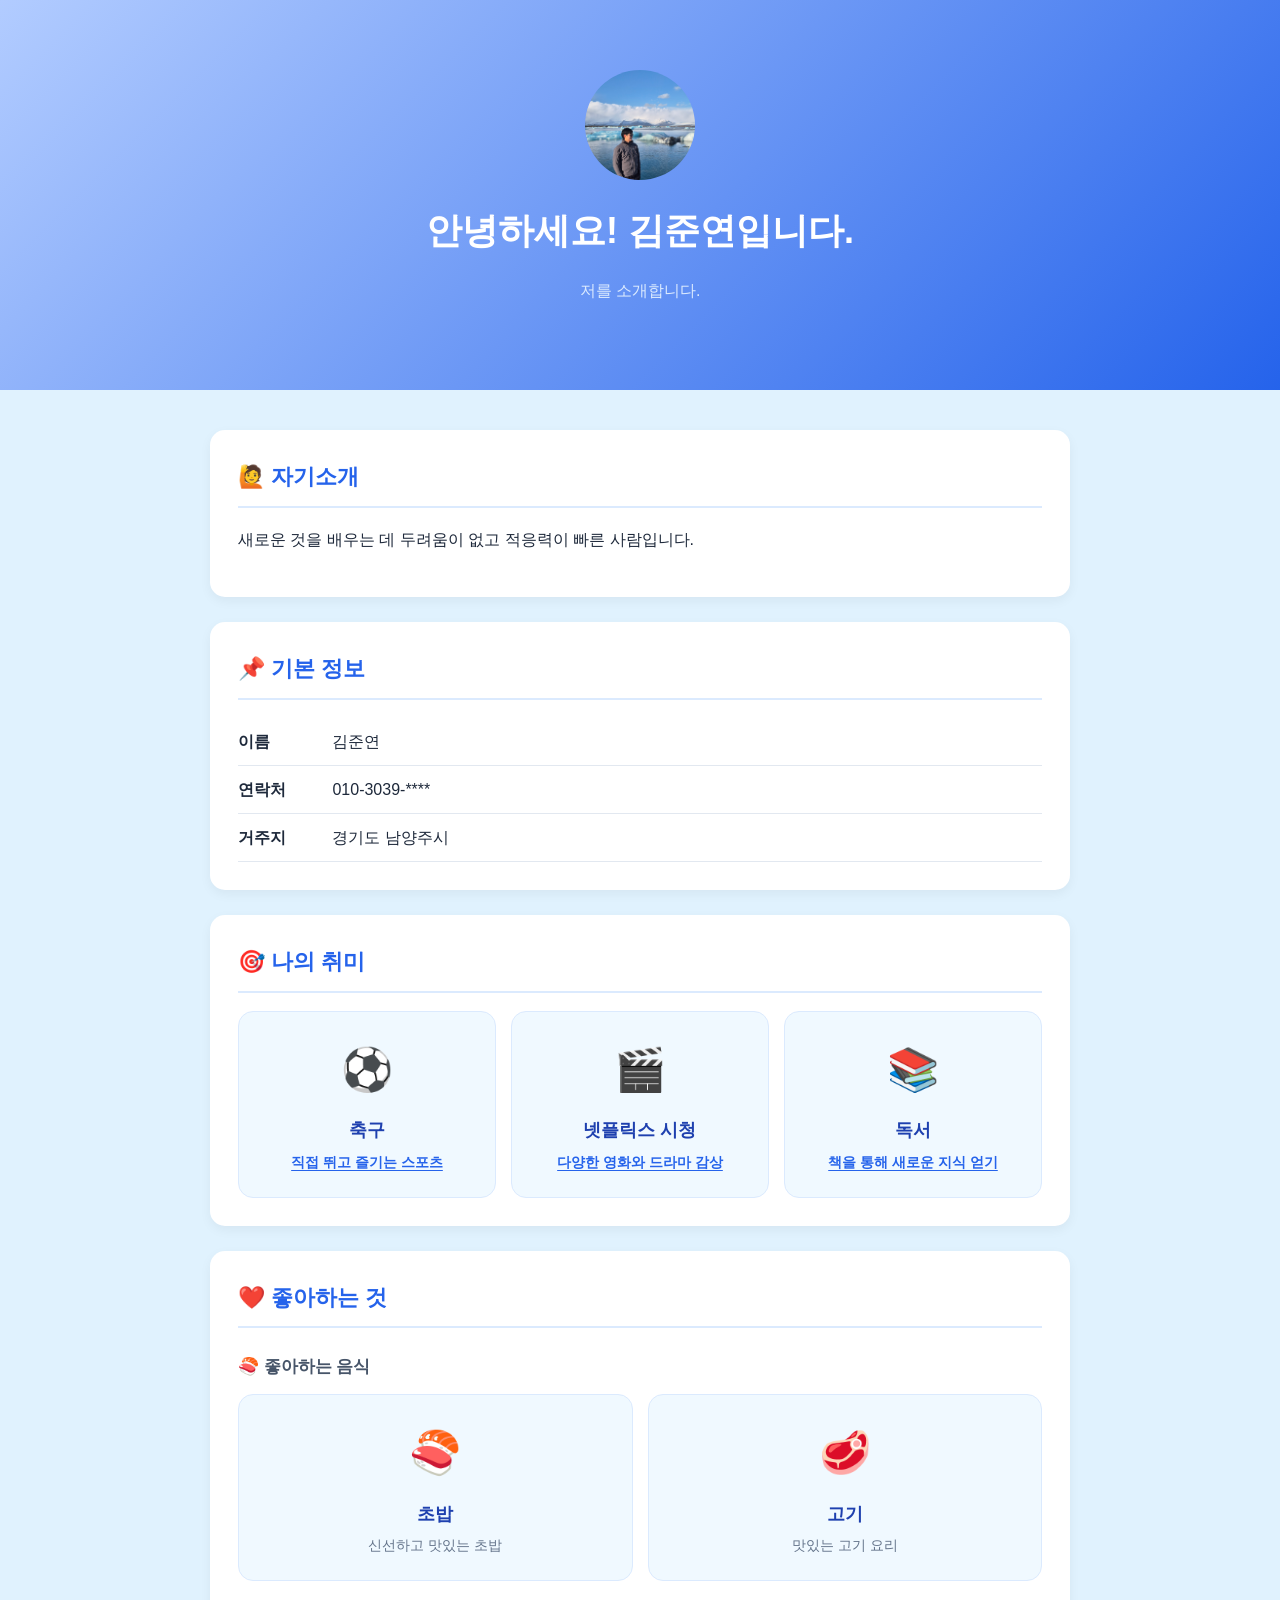
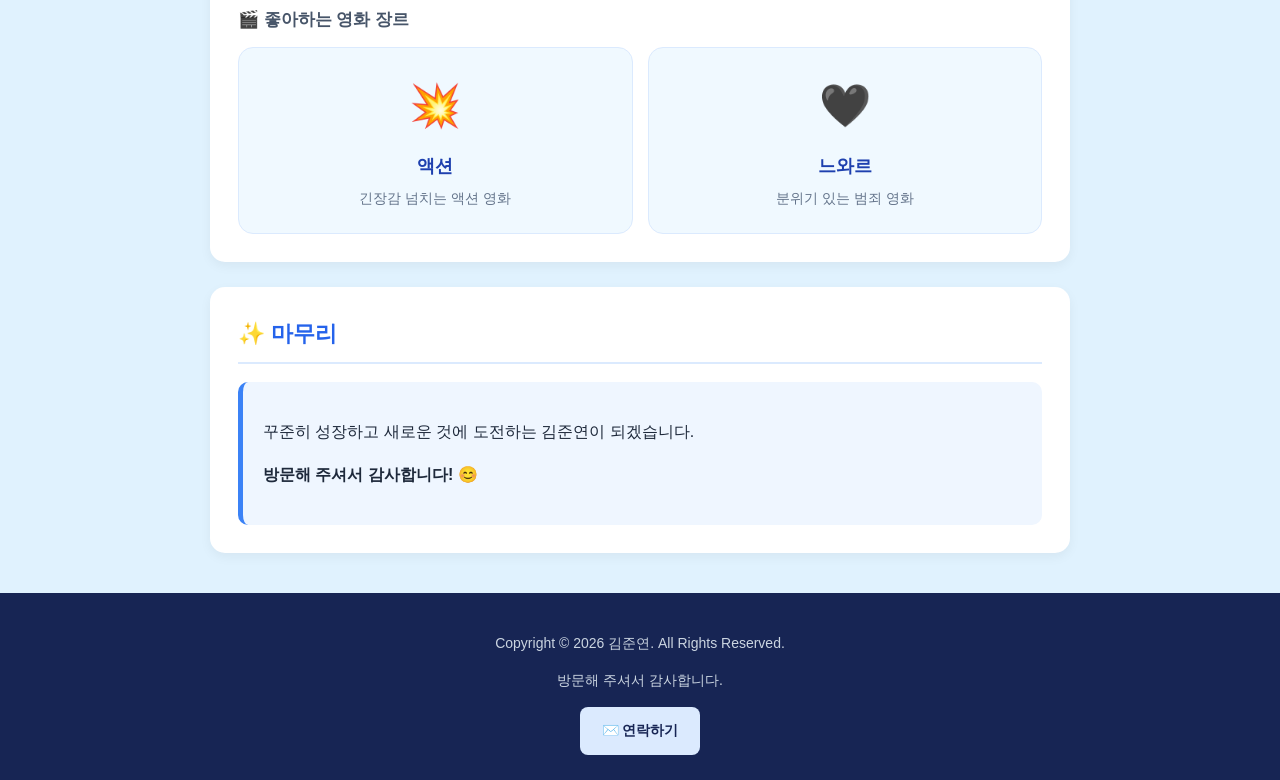
<file: index.html>
<!DOCTYPE html>
<html lang="ko">
<head>
    <meta charset="UTF-8">
    <meta name="viewport" content="width=device-width, initial-scale=1.0">
    <title>김준연 자기소개</title>
    <link rel="stylesheet" href="style.css">
</head>
<body>
    <header>
        <img class="profile" src="프로필사진.jpg" alt="김준연 프로필 사진">
        <h1>안녕하세요! 김준연입니다.</h1>
        <p>저를 소개합니다.</p>
    </header>

    <main>
        <section class="card">
            <h2>🙋 자기소개</h2>
            <p>
                새로운 것을 배우는 데 두려움이 없고
                적응력이 빠른 사람입니다.
            </p>
        </section>

        <section class="card">
            <h2>📌 기본 정보</h2>
            <ul class="info-list">
                <li><strong>이름</strong> 김준연</li>
                <li><strong>연락처</strong> 010-3039-****</li>
                <li><strong>거주지</strong> 경기도 남양주시</li>
            </ul>
        </section>

        <section class="card">
            <h2>🎯 나의 취미</h2>
            <div class="favorite-container">
                <div class="favorite-item">
                    <div class="favorite-icon">⚽</div>
                    <h3>축구</h3>
                    <p>
                        <a class="detail-link" href="soccer.html" title="클릭해서 상세보기">
                            직접 뛰고 즐기는 스포츠
                        </a>
                    </p>
                </div>

                <div class="favorite-item">
                    <div class="favorite-icon">🎬</div>
                    <h3>넷플릭스 시청</h3>
                    <p>
                        <a class="detail-link" href="netflix.html" title="클릭해서 상세보기">
                            다양한 영화와 드라마 감상
                        </a>
                    </p>
                </div>

                <div class="favorite-item">
                    <div class="favorite-icon">📚</div>
                    <h3>독서</h3>
                    <p>
                        <a class="detail-link" href="reading.html" title="클릭해서 상세보기">
                            책을 통해 새로운 지식 얻기
                        </a>
                    </p>
                </div>
            </div>
        </section>

        <section class="card">
            <h2>❤️ 좋아하는 것</h2>

            <h3 class="favorite-subtitle">🍣 좋아하는 음식</h3>
            <div class="favorite-container">
                <div class="favorite-item">
                    <div class="favorite-icon">🍣</div>
                    <h3>초밥</h3>
                    <p>신선하고 맛있는 초밥</p>
                </div>

                <div class="favorite-item">
                    <div class="favorite-icon">🥩</div>
                    <h3>고기</h3>
                    <p>맛있는 고기 요리</p>
                </div>
            </div>

            <h3 class="favorite-subtitle">🎬 좋아하는 영화 장르</h3>
            <div class="favorite-container">
                <div class="favorite-item">
                    <div class="favorite-icon">💥</div>
                    <h3>액션</h3>
                    <p>긴장감 넘치는 액션 영화</p>
                </div>

                <div class="favorite-item">
                    <div class="favorite-icon">🖤</div>
                    <h3>느와르</h3>
                    <p>분위기 있는 범죄 영화</p>
                </div>
            </div>
        </section>

        <section class="card">
            <h2>✨ 마무리</h2>
            <div class="closing">
                <p>꾸준히 성장하고 새로운 것에 도전하는 김준연이 되겠습니다.</p>
                <p><strong>방문해 주셔서 감사합니다! 😊</strong></p>
            </div>
        </section>
    </main>

    <footer>
        <p>Copyright © 2026 김준연. All Rights Reserved.</p>
        <p>방문해 주셔서 감사합니다.</p>
        <button type="button" class="contact-button" id="contact-button">✉️ 연락하기</button>
    </footer>

    <script src="script.js"></script>
</body>
</html>
</file>
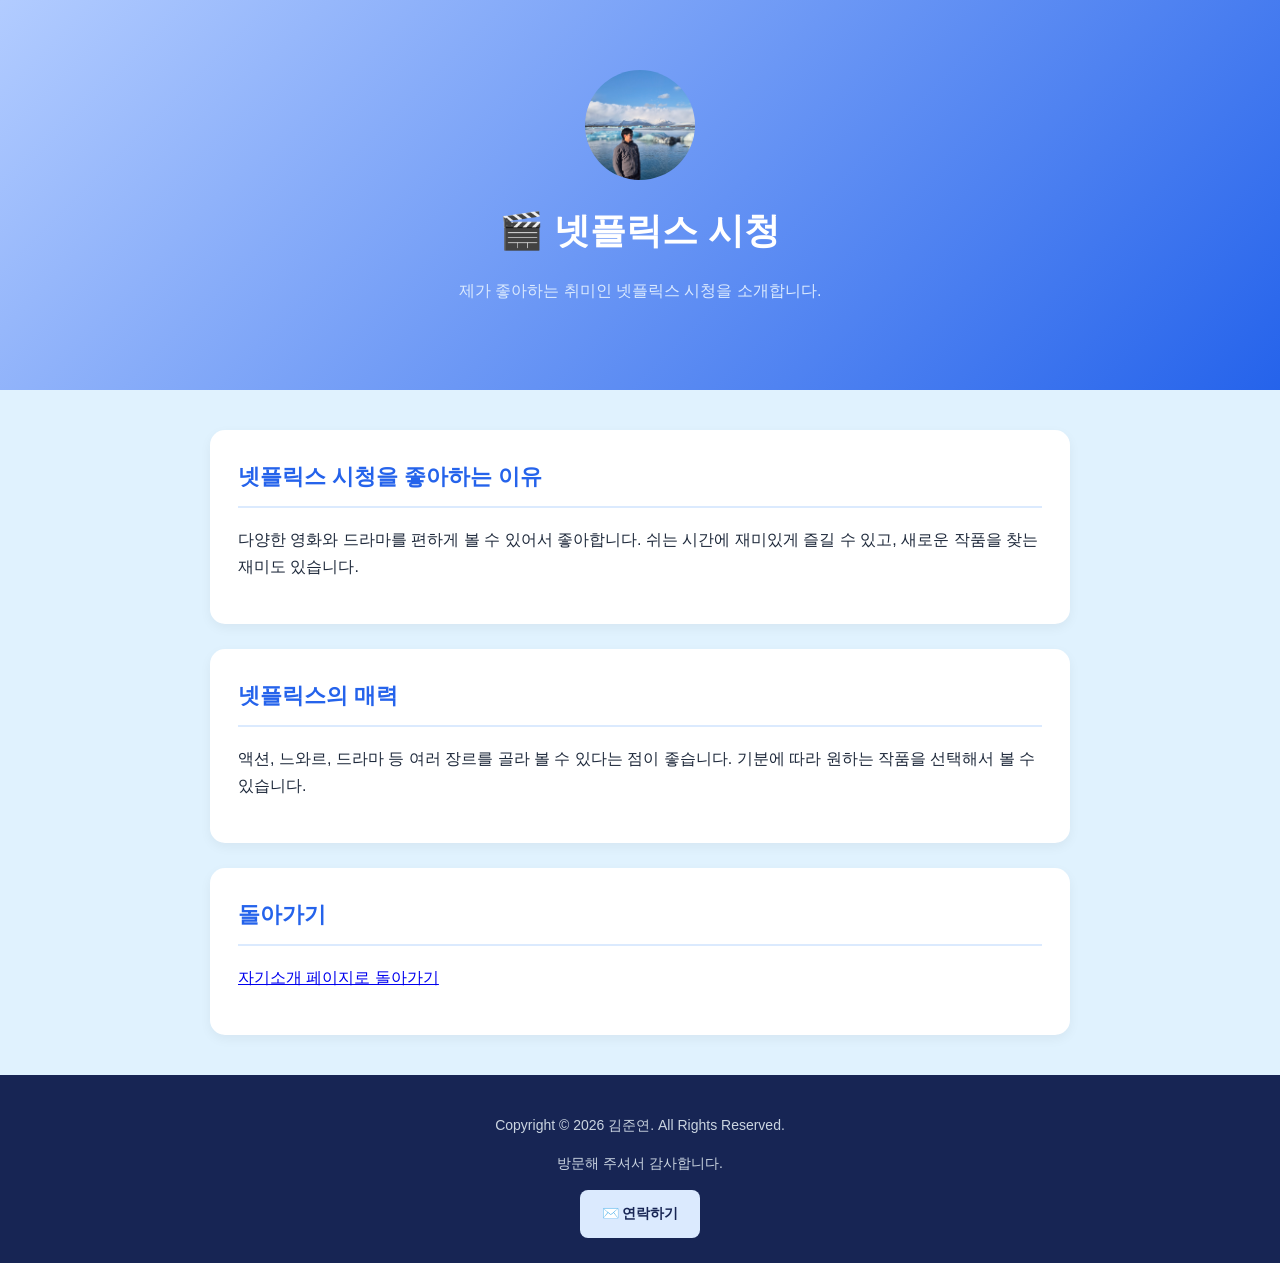
<file: netflix.html>
<!DOCTYPE html>
<html lang="ko">
<head>
    <meta charset="UTF-8">
    <meta name="viewport" content="width=device-width, initial-scale=1.0">
    <title>넷플릭스 시청 | 김준연 취미</title>
    <link rel="stylesheet" href="style.css">
</head>
<body>
    <header>
        <img class="profile" src="프로필사진.jpg" alt="김준연 프로필 사진">
        <h1>🎬 넷플릭스 시청</h1>
        <p>제가 좋아하는 취미인 넷플릭스 시청을 소개합니다.</p>
    </header>

    <main>
        <section class="card">
            <h2>넷플릭스 시청을 좋아하는 이유</h2>
            <p>
                다양한 영화와 드라마를 편하게 볼 수 있어서 좋아합니다.
                쉬는 시간에 재미있게 즐길 수 있고, 새로운 작품을 찾는 재미도 있습니다.
            </p>
        </section>

        <section class="card">
            <h2>넷플릭스의 매력</h2>
            <p>
                액션, 느와르, 드라마 등 여러 장르를 골라 볼 수 있다는 점이 좋습니다.
                기분에 따라 원하는 작품을 선택해서 볼 수 있습니다.
            </p>
        </section>

        <section class="card">
            <h2>돌아가기</h2>
            <p><a href="index.html">자기소개 페이지로 돌아가기</a></p>
        </section>
    </main>

    <footer>
        <p>Copyright © 2026 김준연. All Rights Reserved.</p>
        <p>방문해 주셔서 감사합니다.</p>
        <button type="button" class="contact-button" id="contact-button">✉️ 연락하기</button>
    </footer>

    <script src="script.js"></script>
</body>
</html>
</file>
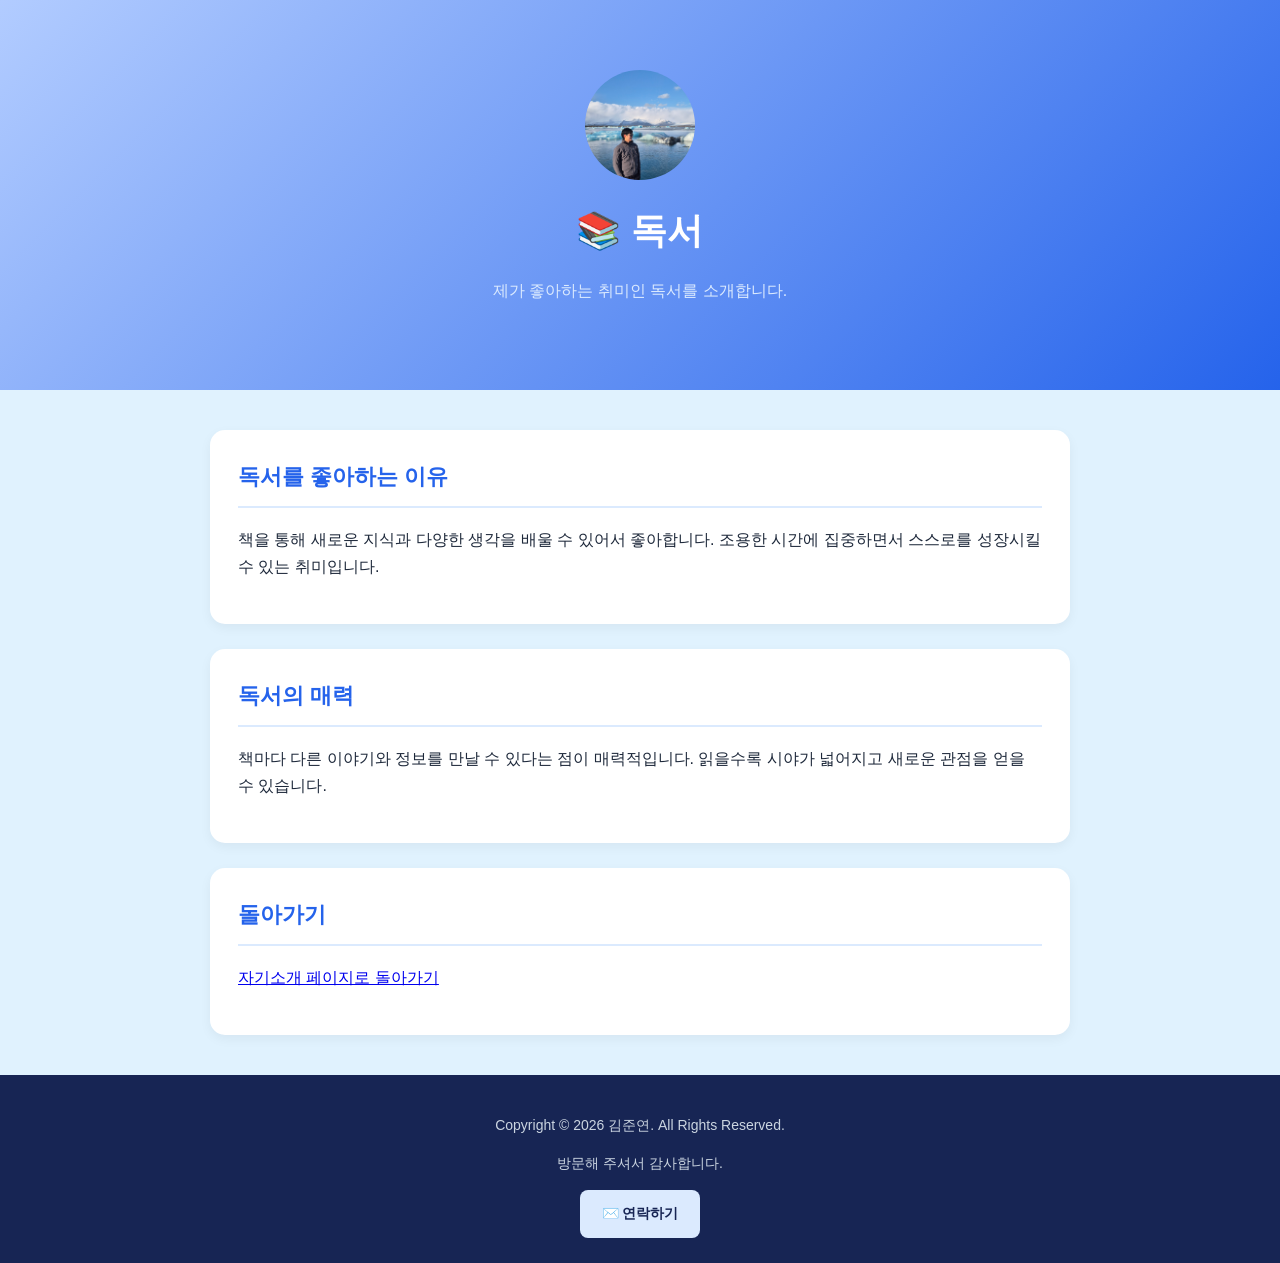
<file: reading.html>
<!DOCTYPE html>
<html lang="ko">
<head>
    <meta charset="UTF-8">
    <meta name="viewport" content="width=device-width, initial-scale=1.0">
    <title>독서 | 김준연 취미</title>
    <link rel="stylesheet" href="style.css">
</head>
<body>
    <header>
        <img class="profile" src="프로필사진.jpg" alt="김준연 프로필 사진">
        <h1>📚 독서</h1>
        <p>제가 좋아하는 취미인 독서를 소개합니다.</p>
    </header>

    <main>
        <section class="card">
            <h2>독서를 좋아하는 이유</h2>
            <p>
                책을 통해 새로운 지식과 다양한 생각을 배울 수 있어서 좋아합니다.
                조용한 시간에 집중하면서 스스로를 성장시킬 수 있는 취미입니다.
            </p>
        </section>

        <section class="card">
            <h2>독서의 매력</h2>
            <p>
                책마다 다른 이야기와 정보를 만날 수 있다는 점이 매력적입니다.
                읽을수록 시야가 넓어지고 새로운 관점을 얻을 수 있습니다.
            </p>
        </section>

        <section class="card">
            <h2>돌아가기</h2>
            <p><a href="index.html">자기소개 페이지로 돌아가기</a></p>
        </section>
    </main>

    <footer>
        <p>Copyright © 2026 김준연. All Rights Reserved.</p>
        <p>방문해 주셔서 감사합니다.</p>
        <button type="button" class="contact-button" id="contact-button">✉️ 연락하기</button>
    </footer>

    <script src="script.js"></script>
</body>
</html>
</file>
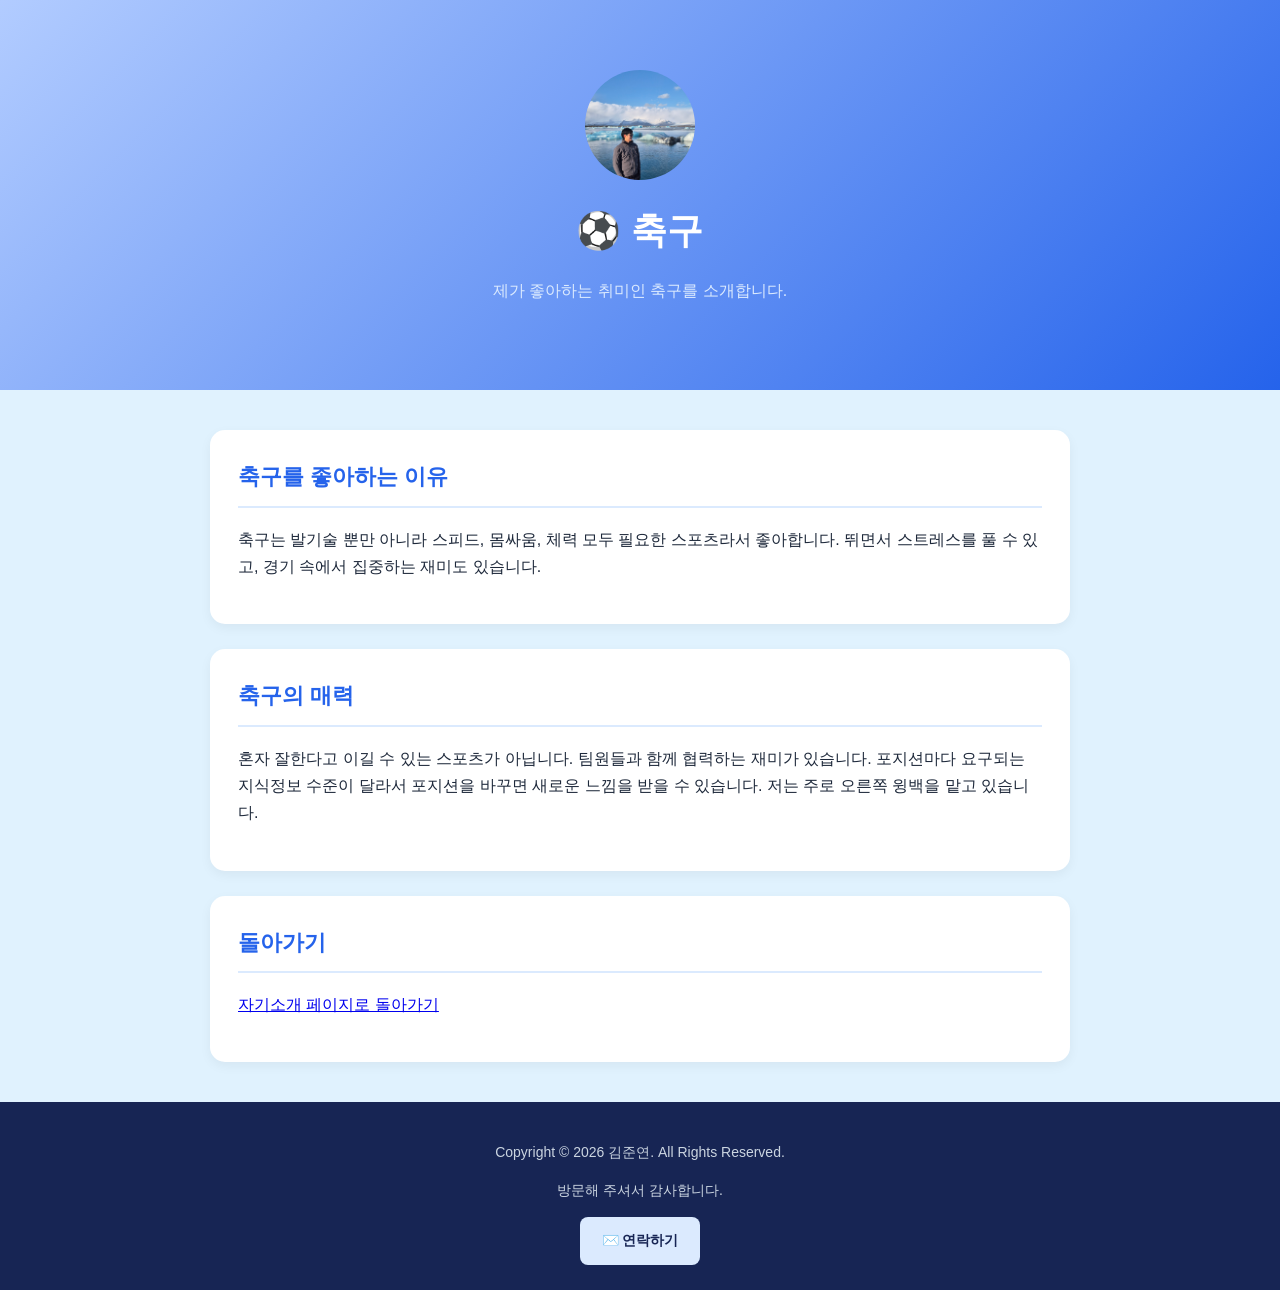
<file: soccer.html>
<!DOCTYPE html>
<html lang="ko">
<head>
    <meta charset="UTF-8">
    <meta name="viewport" content="width=device-width, initial-scale=1.0">
    <title>축구 | 김준연 취미</title>
    <link rel="stylesheet" href="style.css">
</head>
<body>
    <header>
        <img class="profile" src="프로필사진.jpg" alt="김준연 프로필 사진">
        <h1>⚽ 축구</h1>
        <p>제가 좋아하는 취미인 축구를 소개합니다.</p>
    </header>

    <main>
        <section class="card">
            <h2>축구를 좋아하는 이유</h2>
            <p>
                축구는 발기술 뿐만 아니라 스피드, 몸싸움, 체력 모두 필요한 스포츠라서 좋아합니다.
				
                뛰면서 스트레스를 풀 수 있고, 경기 속에서 집중하는 재미도 있습니다.
            </p>
        </section>

        <section class="card">
            <h2>축구의 매력</h2>
            <p>
                혼자 잘한다고 이길 수 있는 스포츠가 아닙니다. 팀원들과 함께 협력하는 재미가 있습니다.
				
                포지션마다 요구되는 지식정보 수준이 달라서 포지션을 바꾸면 새로운 느낌을 받을 수 있습니다.
				
				저는 주로 오른쪽 윙백을 맡고 있습니다.
            </p>
        </section>

        <section class="card">
            <h2>돌아가기</h2>
            <p><a href="index.html">자기소개 페이지로 돌아가기</a></p>
        </section>
    </main>

    <footer>
        <p>Copyright © 2026 김준연. All Rights Reserved.</p>
        <p>방문해 주셔서 감사합니다.</p>
        <button type="button" class="contact-button" id="contact-button">✉️ 연락하기</button>
    </footer>

    <script src="script.js"></script>
</body>
</html>
</file>
<file: style.css>
* {
    box-sizing: border-box;
}

body {
    margin: 0;
    font-family: Arial, sans-serif;
    background-color: #e0f2fe;
    color: #1e293b;
    line-height: 1.7;
}

header {
    background: linear-gradient(135deg, #B2CCFF, #2563eb);
    color: white;
    text-align: center;
    padding: 70px 20px;
}

header h1 {
    font-size: 36px;
    margin: 10px 0;
}

header p {
    color: #dbeafe;
}

.profile {
    display: block;
    width: 110px;
    height: 110px;
    margin: 0 auto 20px;
    border-radius: 50%;
    object-fit: cover;
}

main {
    max-width: 900px;
    margin: 40px auto;
    padding: 0 20px;
}

.card {
    background-color: white;
    padding: 28px;
    margin-bottom: 25px;
    border-radius: 15px;
    box-shadow: 0 4px 12px rgba(0, 0, 0, 0.05);
}

.card h2 {
    color: #2563eb;
    font-size: 22px;
    border-bottom: 2px solid #dbeafe;
    padding-bottom: 10px;
    margin-top: 0;
}

.info-list {
    list-style: none;
    padding: 0;
    margin: 0;
}

.info-list li {
    padding: 10px 0;
    border-bottom: 1px solid #e2e8f0;
}

.info-list strong {
    display: inline-block;
    width: 90px;
}

.favorite-container {
    display: flex;
    gap: 15px;
    flex-wrap: wrap;
    justify-content: center;
    align-items: stretch;
}

/* 취미 3개, 좋아하는 것 2개 모두 같은 방식으로 공간을 채우게 설정 */
.favorite-container > .favorite-item {
    flex: 1 1 220px;
    min-width: 220px;
}

.favorite-item {
    height: 100%;
    background-color: #f0f9ff;
    border: 1px solid #dbeafe;
    border-radius: 15px;
    padding: 22px 15px;
    text-align: center;
    transition: transform 0.2s, box-shadow 0.2s;
}

.favorite-item:hover {
    transform: translateY(-5px);
    box-shadow: 0 6px 15px rgba(37, 99, 235, 0.12);
}

.favorite-icon {
    font-size: 42px;
    margin-bottom: 10px;
}

.favorite-item h3 {
    color: #1e40af;
    margin: 5px 0;
    font-size: 18px;
}

.favorite-item p {
    color: #64748b;
    font-size: 14px;
    margin: 0;
}

.detail-link {
    color: #2563eb;
    text-decoration: underline;
    text-underline-offset: 3px;
    font-weight: bold;
    cursor: pointer;
}

.detail-link:hover {
    color: #1d4ed8;
}

.detail-link:focus-visible {
    outline: 2px solid #2563eb;
    outline-offset: 3px;
    border-radius: 4px;
}

.favorite-subtitle {
    margin-top: 25px;
    margin-bottom: 12px;
    color: #475569;
    font-size: 17px;
}

.closing {
    background-color: #eff6ff;
    border-left: 5px solid #3b82f6;
    padding: 20px;
    border-radius: 10px;
}

footer {
    background-color: #172554;
    color: #cbd5e1;
    text-align: center;
    padding: 25px;
    font-size: 14px;
}

.contact-button {
    background-color: #dbeafe;
    color: #172554;
    border: 0;
    border-radius: 8px;
    padding: 12px 22px;
    font: inherit;
    font-weight: bold;
    cursor: pointer;
}

.contact-button:hover {
    background-color: #bfdbfe;
}

.contact-button:focus-visible {
    outline: 2px solid white;
    outline-offset: 4px;
}

@media (max-width: 600px) {
    header {
        padding: 50px 15px;
    }

    header h1 {
        font-size: 28px;
    }

    main {
        margin-top: 25px;
    }

    .card {
        padding: 22px;
    }

    .info-list strong {
        width: 75px;
    }

    .favorite-container {
        flex-direction: column;
    }

    .favorite-container > .favorite-item {
        flex: none;
        min-width: 0;
    }

    .favorite-item {
        height: auto;
    }
}
</file>
